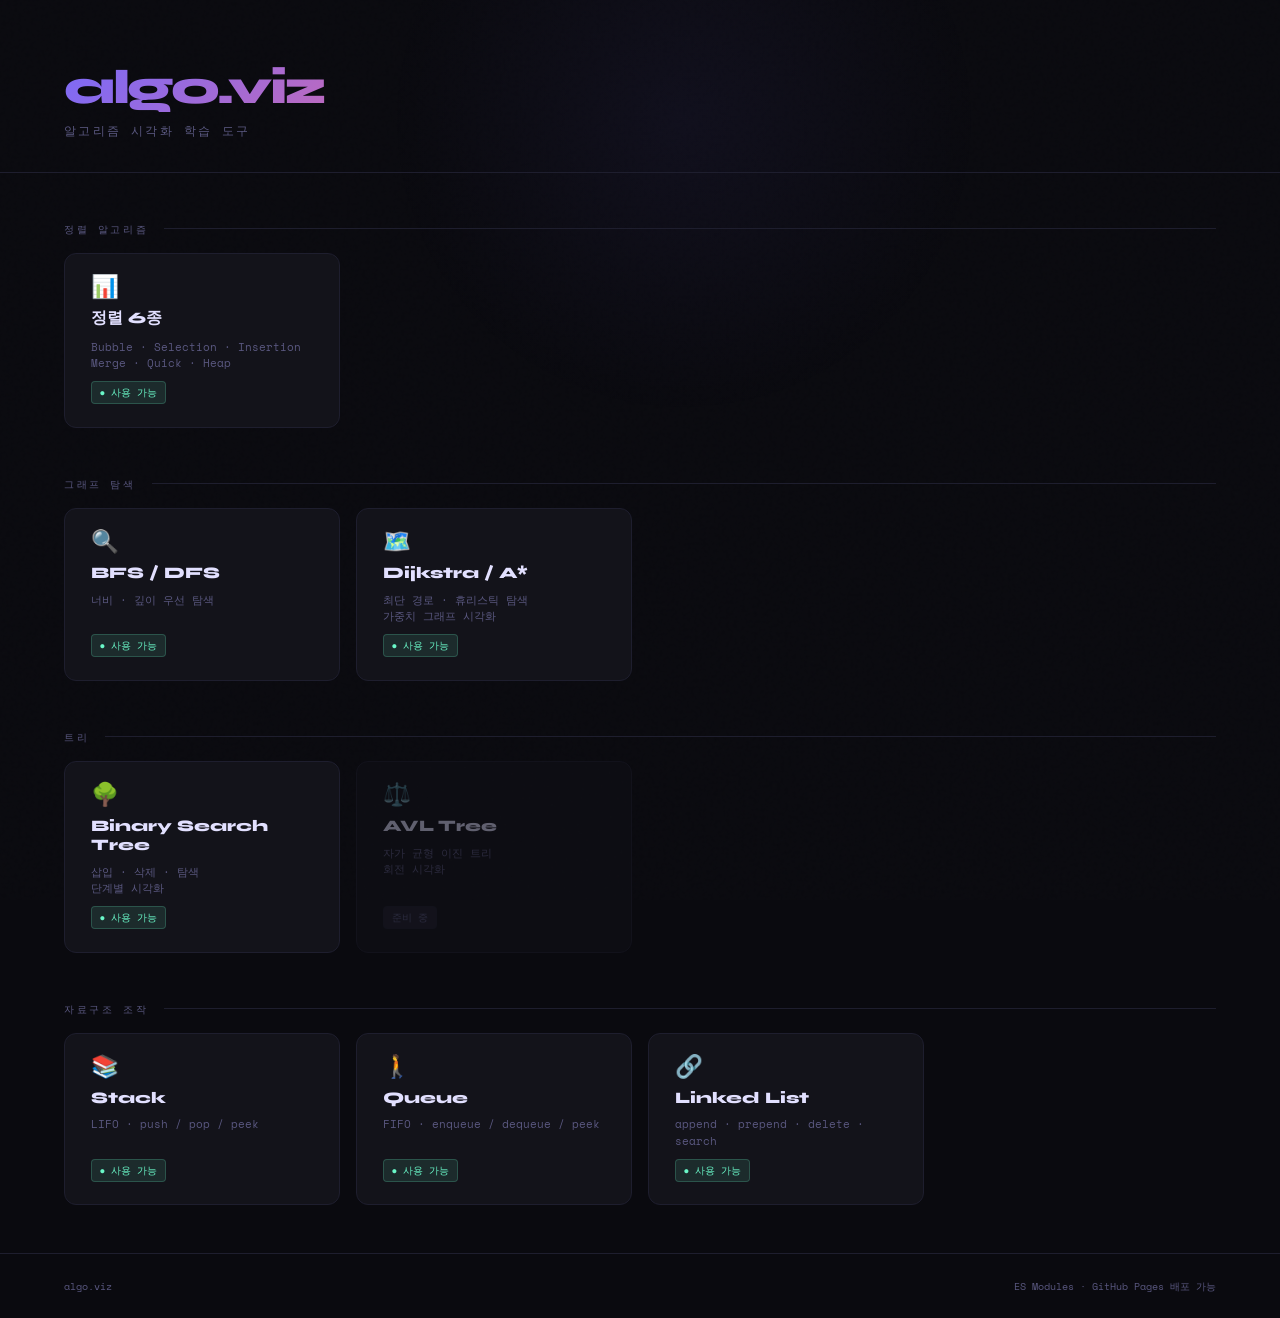
<file: index.html>
<!DOCTYPE html>
<html lang="ko">
<head>
  <meta charset="UTF-8" />
  <meta name="viewport" content="width=device-width, initial-scale=1.0" />
  <title>algo.viz</title>
  <link href="https://fonts.googleapis.com/css2?family=Space+Mono:wght@400;700&family=Syne:wght@400;700;800&display=swap" rel="stylesheet" />
  <style>
    :root {
      --bg:#0a0a0f; --surface:#13131a; --border:#1e1e2e;
      --text:#e2e0ff; --muted:#5a5880;
      --accent:#7c6af7; --accent2:#f76a8c; --accent3:#6af7c8; --accent4:#f7c96a;
    }
    *{box-sizing:border-box;margin:0;padding:0;}
    body{background:var(--bg);color:var(--text);font-family:'Syne',sans-serif;min-height:100vh;display:flex;flex-direction:column;}
    body::before{content:'';position:fixed;inset:0;background-image:url("data:image/svg+xml,%3Csvg viewBox='0 0 256 256' xmlns='http://www.w3.org/2000/svg'%3E%3Cfilter id='n'%3E%3CfeTurbulence type='fractalNoise' baseFrequency='0.9' numOctaves='4' stitchTiles='stitch'/%3E%3C/filter%3E%3Crect width='100%25' height='100%25' filter='url(%23n)' opacity='0.04'/%3E%3C/svg%3E");pointer-events:none;z-index:0;opacity:0.4;}
    body::after{content:'';position:fixed;top:-20%;left:30%;width:600px;height:600px;background:radial-gradient(circle,rgba(124,106,247,0.06) 0%,transparent 70%);pointer-events:none;z-index:0;}
    header{position:relative;z-index:1;padding:4rem 4rem 2rem;border-bottom:1px solid var(--border);}
    .logo{font-size:3rem;font-weight:800;letter-spacing:-0.05em;background:linear-gradient(135deg,var(--accent),var(--accent2),var(--accent3));-webkit-background-clip:text;-webkit-text-fill-color:transparent;line-height:1;margin-bottom:0.6rem;}
    .tagline{font-family:'Space Mono',monospace;font-size:0.75rem;color:var(--muted);letter-spacing:0.2em;text-transform:uppercase;}
    main{position:relative;z-index:1;flex:1;padding:3rem 4rem;display:flex;flex-direction:column;gap:3rem;}
    .category{display:flex;flex-direction:column;gap:1rem;}
    .cat-header{display:flex;align-items:center;gap:1rem;}
    .cat-label{font-family:'Space Mono',monospace;font-size:0.65rem;letter-spacing:0.25em;text-transform:uppercase;color:var(--muted);}
    .cat-line{flex:1;height:1px;background:var(--border);}
    .card-grid{display:grid;grid-template-columns:repeat(auto-fill,minmax(220px,1fr));gap:1rem;}
    .card{background:var(--surface);border:1px solid var(--border);border-radius:12px;padding:1.4rem 1.6rem;text-decoration:none;color:inherit;display:flex;flex-direction:column;gap:0.6rem;transition:all 0.2s;position:relative;overflow:hidden;}
    .card::before{content:'';position:absolute;top:0;left:0;right:0;height:2px;background:var(--card-accent,var(--accent));opacity:0;transition:opacity 0.2s;}
    .card:hover{border-color:rgba(124,106,247,0.35);transform:translateY(-2px);box-shadow:0 8px 32px rgba(0,0,0,0.3);}
    .card:hover::before{opacity:1;}
    .card.soon{opacity:0.4;cursor:not-allowed;pointer-events:none;}
    .card-icon{font-size:1.4rem;line-height:1;}
    .card-name{font-weight:800;font-size:1rem;color:var(--text);}
    .card-desc{font-family:'Space Mono',monospace;font-size:0.68rem;color:var(--muted);line-height:1.5;}
    .card-badge{display:inline-flex;align-items:center;gap:0.3rem;font-family:'Space Mono',monospace;font-size:0.6rem;padding:0.2rem 0.5rem;border-radius:4px;align-self:flex-start;margin-top:auto;}
    .badge-ready{background:rgba(106,247,200,0.1);color:var(--accent3);border:1px solid rgba(106,247,200,0.2);}
    .badge-soon{background:rgba(90,88,128,0.2);color:var(--muted);border:1px solid var(--border);}
    footer{position:relative;z-index:1;padding:1.5rem 4rem;border-top:1px solid var(--border);font-family:'Space Mono',monospace;font-size:0.65rem;color:var(--muted);display:flex;justify-content:space-between;}
    @media(max-width:600px){header,main,footer{padding-left:1.5rem;padding-right:1.5rem;}.logo{font-size:2rem;}.card-grid{grid-template-columns:1fr 1fr;}}
  </style>
</head>
<body>
<header>
  <div class="logo">algo.viz</div>
  <div class="tagline">알고리즘 시각화 학습 도구</div>
</header>
<main>
  <div class="category">
    <div class="cat-header"><div class="cat-label">정렬 알고리즘</div><div class="cat-line"></div></div>
    <div class="card-grid">
      <a class="card" href="sort.html" style="--card-accent:var(--accent)">
        <div class="card-icon">📊</div>
        <div class="card-name">정렬 6종</div>
        <div class="card-desc">Bubble · Selection · Insertion<br>Merge · Quick · Heap</div>
        <div class="card-badge badge-ready">● 사용 가능</div>
      </a>
    </div>
  </div>

  <div class="category">
    <div class="cat-header"><div class="cat-label">그래프 탐색</div><div class="cat-line"></div></div>
    <div class="card-grid">
      <a class="card" href="graph-traversal.html" style="--card-accent:var(--accent2)">
        <div class="card-icon">🔍</div>
        <div class="card-name">BFS / DFS</div>
        <div class="card-desc">너비 · 깊이 우선 탐색</div>
        <div class="card-badge badge-ready">● 사용 가능</div>
      </a>
      <a class="card" href="graph-pathfinding.html" style="--card-accent:var(--accent2)">
        <div class="card-icon">🗺️</div>
        <div class="card-name">Dijkstra / A*</div>
        <div class="card-desc">최단 경로 · 휴리스틱 탐색<br>가중치 그래프 시각화</div>
        <div class="card-badge badge-ready">● 사용 가능</div>
      </a>
    </div>
  </div>

  <div class="category">
    <div class="cat-header"><div class="cat-label">트리</div><div class="cat-line"></div></div>
    <div class="card-grid">
      <a class="card" href="tree.html" style="--card-accent:var(--accent3)">
        <div class="card-icon">🌳</div>
        <div class="card-name">Binary Search Tree</div>
        <div class="card-desc">삽입 · 삭제 · 탐색<br>단계별 시각화</div>
        <div class="card-badge badge-ready">● 사용 가능</div>
      </a>
      <div class="card soon" style="--card-accent:var(--accent3)">
        <div class="card-icon">⚖️</div>
        <div class="card-name">AVL Tree</div>
        <div class="card-desc">자가 균형 이진 트리<br>회전 시각화</div>
        <div class="card-badge badge-soon">준비 중</div>
      </div>
    </div>
  </div>

  <div class="category">
    <div class="cat-header"><div class="cat-label">자료구조 조작</div><div class="cat-line"></div></div>
    <div class="card-grid">
      <a class="card" href="stack.html" style="--card-accent:var(--accent4)">
        <div class="card-icon">📚</div><div class="card-name">Stack</div>
        <div class="card-desc">LIFO · push / pop / peek</div>
        <div class="card-badge badge-ready">● 사용 가능</div>
      </a>
      <a class="card" href="queue.html" style="--card-accent:var(--accent4)">
        <div class="card-icon">🚶</div><div class="card-name">Queue</div>
        <div class="card-desc">FIFO · enqueue / dequeue / peek</div>
        <div class="card-badge badge-ready">● 사용 가능</div>
      </a>
      <a class="card" href="linkedlist.html" style="--card-accent:var(--accent4)">
        <div class="card-icon">🔗</div><div class="card-name">Linked List</div>
        <div class="card-desc">append · prepend · delete · search</div>
        <div class="card-badge badge-ready">● 사용 가능</div>
      </a>
    </div>
  </div>
</main>
<footer>
  <span>algo.viz</span>
  <span>ES Modules · GitHub Pages 배포 가능</span>
</footer>
</body>
</html>
</file>
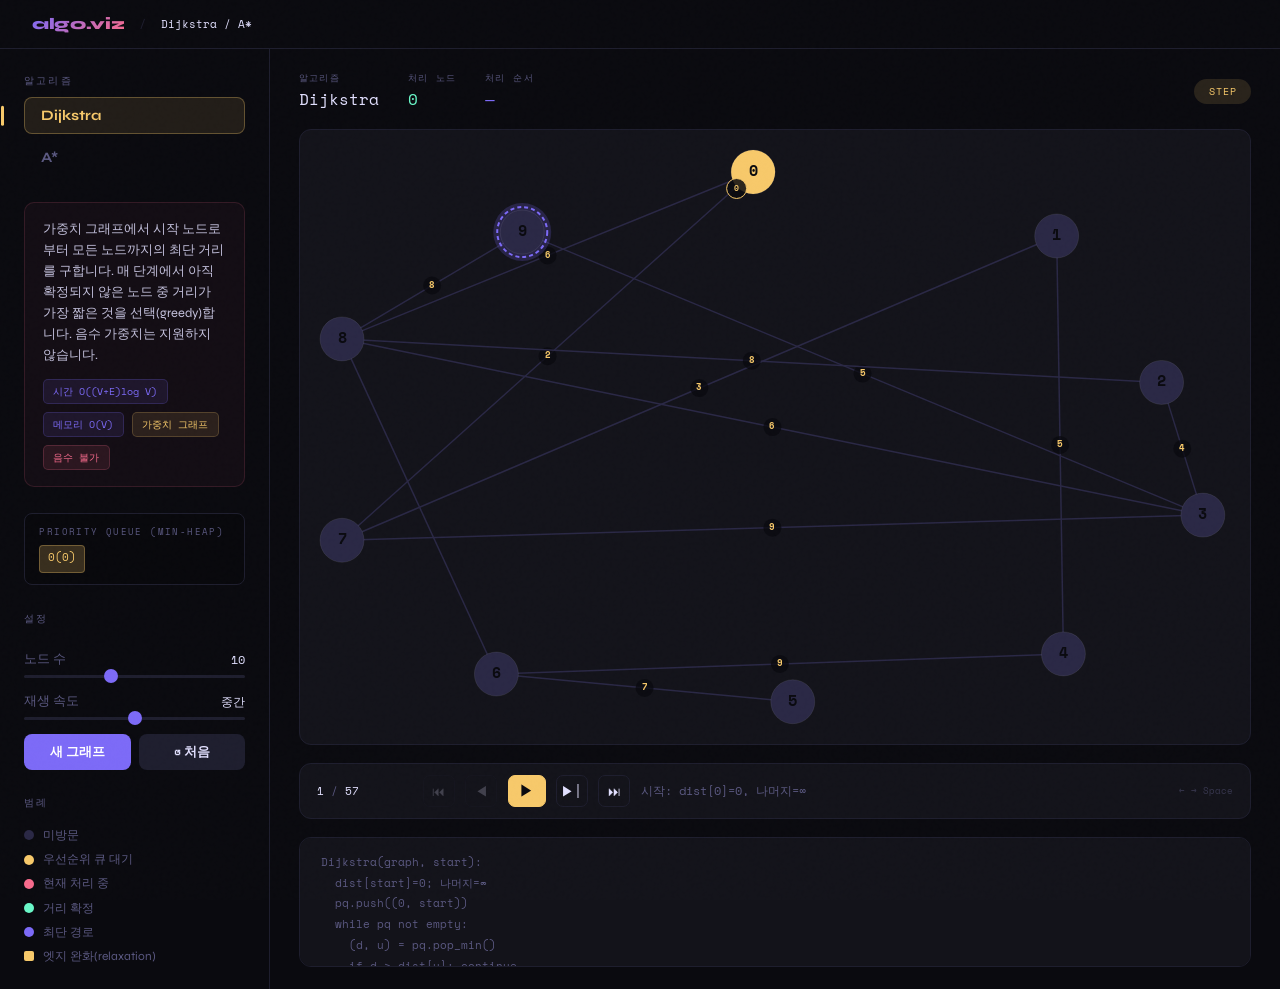
<file: graph-pathfinding.html>
<!DOCTYPE html>
<html lang="ko">
<head>
  <meta charset="UTF-8" />
  <meta name="viewport" content="width=device-width, initial-scale=1.0" />
  <title>Dijkstra / A* — algo.viz</title>
  <link href="https://fonts.googleapis.com/css2?family=Space+Mono:wght@400;700&family=Syne:wght@400;700;800&display=swap" rel="stylesheet" />
  <link rel="stylesheet" href="src/common/styles.css" />
  <style>
    .av-algo-btn.active {
      color: var(--accent4);
      background: rgba(247,201,106,0.1);
      border-color: rgba(247,201,106,0.3);
    }
    .av-algo-btn.active::before { background: var(--accent4); }
    .av-step-btn--play { background: var(--accent4); border-color: var(--accent4); color: #0a0a0f; }
    .av-step-btn--play:hover:not(:disabled) { filter: brightness(0.88) !important; }
    .canvas-wrap {
      flex: 1; background: var(--surface);
      border: 1px solid var(--border); border-radius: 12px;
      overflow: hidden; position: relative; min-height: 320px;
    }
    canvas { width:100%; height:100%; display:block; }
    .goal-row {
      display: flex; align-items: center; gap: 0.6rem;
      font-family: 'Space Mono', monospace; font-size: 0.72rem; color: var(--muted);
    }
    .goal-row select {
      background: var(--border); color: var(--text);
      border: 1px solid var(--border); border-radius: 6px;
      font-family: 'Space Mono', monospace; font-size: 0.72rem;
      padding: 0.25rem 0.5rem; cursor: pointer; outline: none;
    }
    .goal-row.hidden { display: none; }
    .ds-panel {
      background: rgba(0,0,0,0.2); border: 1px solid var(--border);
      border-radius: 8px; padding: 0.7rem 0.9rem;
      display: flex; flex-direction: column; gap: 0.45rem;
    }
    .ds-label { font-family:'Space Mono',monospace; font-size:0.58rem; letter-spacing:0.15em; text-transform:uppercase; color:var(--muted); }
    .ds-items { display:flex; flex-wrap:wrap; gap:0.35rem; min-height:28px; }
    .ds-item {
      font-family:'Space Mono',monospace; font-size:0.68rem;
      background:var(--border); color:var(--text);
      padding:0.2rem 0.5rem; border-radius:4px;
      border:1px solid rgba(255,255,255,0.06);
    }
    .ds-item.head { background:rgba(247,201,106,0.2); color:var(--accent4); border-color:rgba(247,201,106,0.3); }
  </style>
</head>
<body>
<nav class="av-nav">
  <a href="index.html" class="av-nav__logo">algo.viz</a>
  <span class="av-nav__sep">/</span>
  <span class="av-nav__page">Dijkstra / A*</span>
</nav>

<div class="av-layout">
  <aside class="av-sidebar">
    <div>
      <div class="av-section-label">알고리즘</div>
      <div class="av-algo-list" id="algoList">
        <button class="av-algo-btn active" data-algo="dijkstra">Dijkstra</button>
        <button class="av-algo-btn" data-algo="astar">A*</button>
      </div>
    </div>

    <div class="av-info-panel av-info-panel--graph" id="infoPanel">
      <div class="av-algo-desc" id="algoDesc"></div>
      <div class="av-meta-row" id="metaRow"></div>
    </div>

    <div class="ds-panel">
      <div class="ds-label" id="dsLabel">Priority Queue</div>
      <div class="ds-items" id="dsItems"></div>
    </div>

    <div class="av-controls">
      <div class="av-section-label">설정</div>
      <div class="av-slider-wrap">
        <label>노드 수 <span id="nodeVal">10</span></label>
        <input type="range" id="nodeSlider" min="5" max="18" value="10" />
      </div>
      <div class="goal-row hidden" id="goalRow">
        <span>목표 노드</span>
        <select id="goalSelect"></select>
      </div>
      <div class="av-slider-wrap">
        <label>재생 속도 <span id="speedVal">중간</span></label>
        <input type="range" id="speedSlider" min="1" max="5" value="3" />
      </div>
      <div class="av-btn-row">
        <button class="av-btn av-btn--primary" id="generateBtn">새 그래프</button>
        <button class="av-btn av-btn--secondary" id="resetBtn">↺ 처음</button>
      </div>
    </div>

    <div class="av-legend">
      <div class="av-section-label">범례</div>
      <div class="av-legend-item"><div class="av-legend-dot av-legend-dot--circle" style="background:#2a2845"></div>미방문</div>
      <div class="av-legend-item"><div class="av-legend-dot av-legend-dot--circle" style="background:#f7c96a"></div>우선순위 큐 대기</div>
      <div class="av-legend-item"><div class="av-legend-dot av-legend-dot--circle" style="background:#f76a8c"></div>현재 처리 중</div>
      <div class="av-legend-item"><div class="av-legend-dot av-legend-dot--circle" style="background:#6af7c8"></div>거리 확정</div>
      <div class="av-legend-item"><div class="av-legend-dot av-legend-dot--circle" style="background:#7c6af7"></div>최단 경로</div>
      <div class="av-legend-item"><div class="av-legend-dot" style="background:#f7c96a;border-radius:2px"></div>엣지 완화(relaxation)</div>
    </div>
  </aside>

  <main class="av-main">
    <div class="av-stats-bar">
      <div class="av-stat">
        <div class="av-stat__label">알고리즘</div>
        <div class="av-stat__value" id="algoName">Dijkstra</div>
      </div>
      <div class="av-stat">
        <div class="av-stat__label">처리 노드</div>
        <div class="av-stat__value av-stat__value--teal" id="visitedCount">0</div>
      </div>
      <div class="av-stat">
        <div class="av-stat__label">처리 순서</div>
        <div class="av-stat__value av-stat__value--purple" id="orderStr">—</div>
      </div>
      <div class="av-status av-status--idle" id="statusBadge">IDLE</div>
    </div>

    <div class="canvas-wrap" id="canvasWrap">
      <canvas id="graphCanvas"></canvas>
    </div>

    <div class="av-step-bar">
      <div class="av-step-bar__counter"><span id="stepCur">0</span> / <span id="stepTot">0</span></div>
      <button class="av-step-btn" id="firstBtn" disabled>⏮</button>
      <button class="av-step-btn" id="prevBtn"  disabled>◀</button>
      <button class="av-step-btn av-step-btn--play" id="playBtn" disabled>▶</button>
      <button class="av-step-btn" id="nextBtn"  disabled>▶|</button>
      <button class="av-step-btn" id="lastBtn"  disabled>⏭</button>
      <div class="av-step-bar__desc" id="stepDesc">새 그래프를 생성하세요</div>
      <div class="av-step-bar__kbd">← → Space</div>
    </div>

    <div class="av-code-panel"><pre id="pseudoCode"></pre></div>
  </main>
</div>

<script type="module" src="src/graph/pathfinding.js"></script>
</body>
</html>
</file>
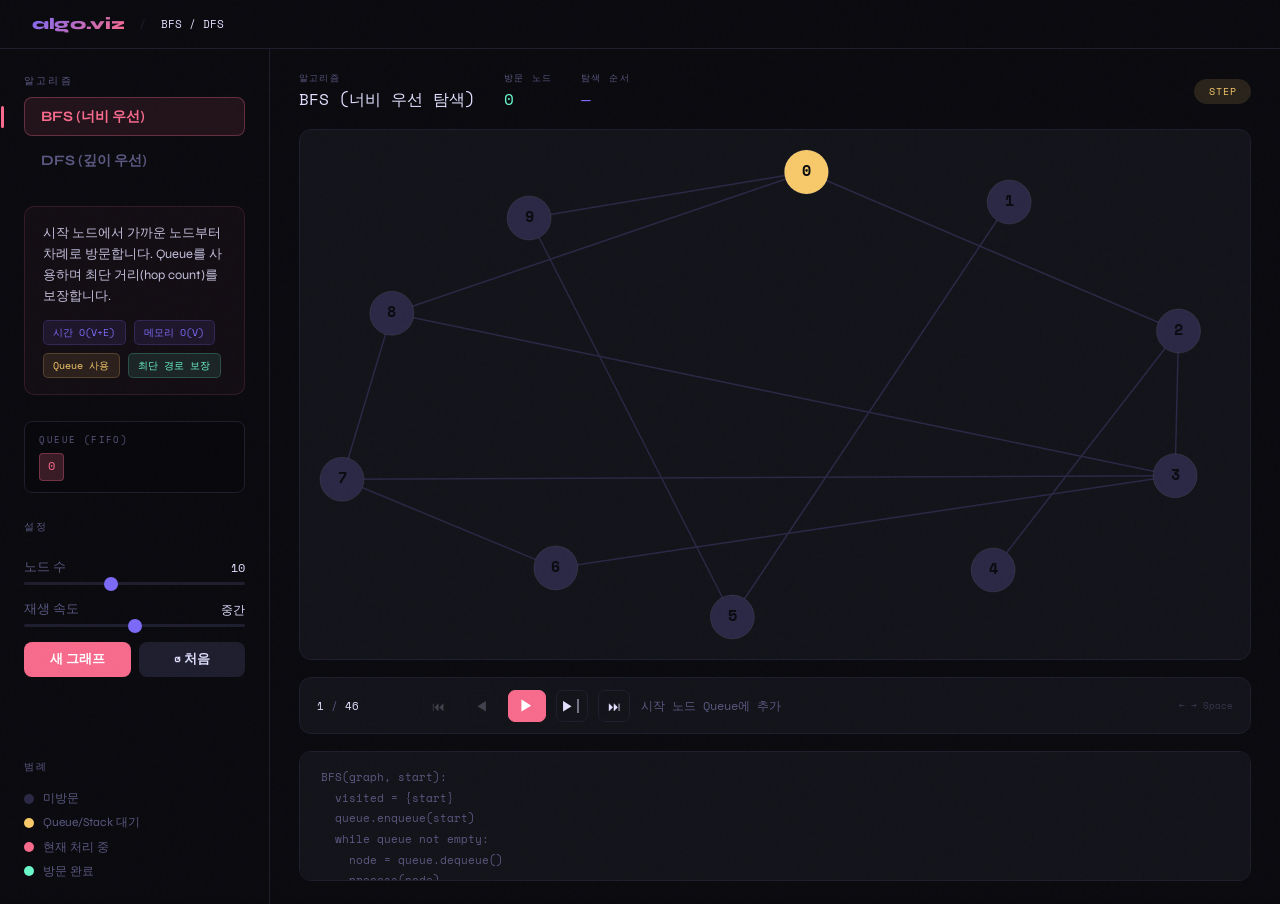
<file: graph-traversal.html>
<!DOCTYPE html>
<html lang="ko">
<head>
  <meta charset="UTF-8" />
  <meta name="viewport" content="width=device-width, initial-scale=1.0" />
  <title>BFS / DFS — algo.viz</title>
  <link href="https://fonts.googleapis.com/css2?family=Space+Mono:wght@400;700&family=Syne:wght@400;700;800&display=swap" rel="stylesheet" />
  <link rel="stylesheet" href="src/common/styles.css" />
  <style>
    .av-algo-btn.active {
      color: var(--accent2);
      background: rgba(247,106,140,0.1);
      border-color: rgba(247,106,140,0.3);
    }
    .av-algo-btn.active::before { background: var(--accent2); }
    .av-step-btn--play { background: var(--accent2); border-color: var(--accent2); }
    .av-step-btn--play:hover:not(:disabled) { background: #e0506e !important; border-color: #e0506e !important; }
    .canvas-wrap {
      flex: 1; background: var(--surface);
      border: 1px solid var(--border); border-radius: 12px;
      overflow: hidden; position: relative; min-height: 320px;
    }
    canvas { width:100%; height:100%; display:block; }
    .ds-panel {
      background: rgba(0,0,0,0.2); border: 1px solid var(--border);
      border-radius: 8px; padding: 0.7rem 0.9rem;
      display: flex; flex-direction: column; gap: 0.45rem;
    }
    .ds-label { font-family:'Space Mono',monospace; font-size:0.58rem; letter-spacing:0.15em; text-transform:uppercase; color:var(--muted); }
    .ds-items { display:flex; flex-wrap:wrap; gap:0.35rem; min-height:28px; }
    .ds-item {
      font-family:'Space Mono',monospace; font-size:0.72rem;
      background:var(--border); color:var(--text);
      padding:0.2rem 0.5rem; border-radius:4px;
      border:1px solid rgba(255,255,255,0.06);
    }
    .ds-item.head { background:rgba(247,106,140,0.2); color:var(--accent2); border-color:rgba(247,106,140,0.3); }
  </style>
</head>
<body>
<nav class="av-nav">
  <a href="index.html" class="av-nav__logo">algo.viz</a>
  <span class="av-nav__sep">/</span>
  <span class="av-nav__page">BFS / DFS</span>
</nav>

<div class="av-layout">
  <aside class="av-sidebar">
    <div>
      <div class="av-section-label">알고리즘</div>
      <div class="av-algo-list" id="algoList">
        <button class="av-algo-btn active" data-algo="bfs">BFS (너비 우선)</button>
        <button class="av-algo-btn" data-algo="dfs">DFS (깊이 우선)</button>
      </div>
    </div>

    <div class="av-info-panel av-info-panel--graph" id="infoPanel">
      <div class="av-algo-desc" id="algoDesc"></div>
      <div class="av-meta-row" id="metaRow"></div>
    </div>

    <div class="ds-panel">
      <div class="ds-label" id="dsLabel">Queue</div>
      <div class="ds-items" id="dsItems"></div>
    </div>

    <div class="av-controls">
      <div class="av-section-label">설정</div>
      <div class="av-slider-wrap">
        <label>노드 수 <span id="nodeVal">10</span></label>
        <input type="range" id="nodeSlider" min="5" max="18" value="10" />
      </div>
      <div class="av-slider-wrap">
        <label>재생 속도 <span id="speedVal">중간</span></label>
        <input type="range" id="speedSlider" min="1" max="5" value="3" />
      </div>
      <div class="av-btn-row">
        <button class="av-btn av-btn--primary-red" id="generateBtn">새 그래프</button>
        <button class="av-btn av-btn--secondary"   id="resetBtn">↺ 처음</button>
      </div>
    </div>

    <div class="av-legend">
      <div class="av-section-label">범례</div>
      <div class="av-legend-item"><div class="av-legend-dot av-legend-dot--circle" style="background:#2a2845"></div>미방문</div>
      <div class="av-legend-item"><div class="av-legend-dot av-legend-dot--circle" style="background:#f7c96a"></div>Queue/Stack 대기</div>
      <div class="av-legend-item"><div class="av-legend-dot av-legend-dot--circle" style="background:#f76a8c"></div>현재 처리 중</div>
      <div class="av-legend-item"><div class="av-legend-dot av-legend-dot--circle" style="background:#6af7c8"></div>방문 완료</div>
    </div>
  </aside>

  <main class="av-main">
    <div class="av-stats-bar">
      <div class="av-stat">
        <div class="av-stat__label">알고리즘</div>
        <div class="av-stat__value" id="algoName">BFS</div>
      </div>
      <div class="av-stat">
        <div class="av-stat__label">방문 노드</div>
        <div class="av-stat__value av-stat__value--teal" id="visitedCount">0</div>
      </div>
      <div class="av-stat">
        <div class="av-stat__label">탐색 순서</div>
        <div class="av-stat__value av-stat__value--purple" id="orderStr">—</div>
      </div>
      <div class="av-status av-status--idle" id="statusBadge">IDLE</div>
    </div>

    <div class="canvas-wrap" id="canvasWrap">
      <canvas id="graphCanvas"></canvas>
    </div>

    <div class="av-step-bar">
      <div class="av-step-bar__counter"><span id="stepCur">0</span> / <span id="stepTot">0</span></div>
      <button class="av-step-btn" id="firstBtn" disabled>⏮</button>
      <button class="av-step-btn" id="prevBtn"  disabled>◀</button>
      <button class="av-step-btn av-step-btn--play" id="playBtn" disabled>▶</button>
      <button class="av-step-btn" id="nextBtn"  disabled>▶|</button>
      <button class="av-step-btn" id="lastBtn"  disabled>⏭</button>
      <div class="av-step-bar__desc" id="stepDesc">새 그래프를 생성하세요</div>
      <div class="av-step-bar__kbd">← → Space</div>
    </div>

    <div class="av-code-panel"><pre id="pseudoCode"></pre></div>
  </main>
</div>

<script type="module" src="src/graph/traversal.js"></script>
</body>
</html>
</file>
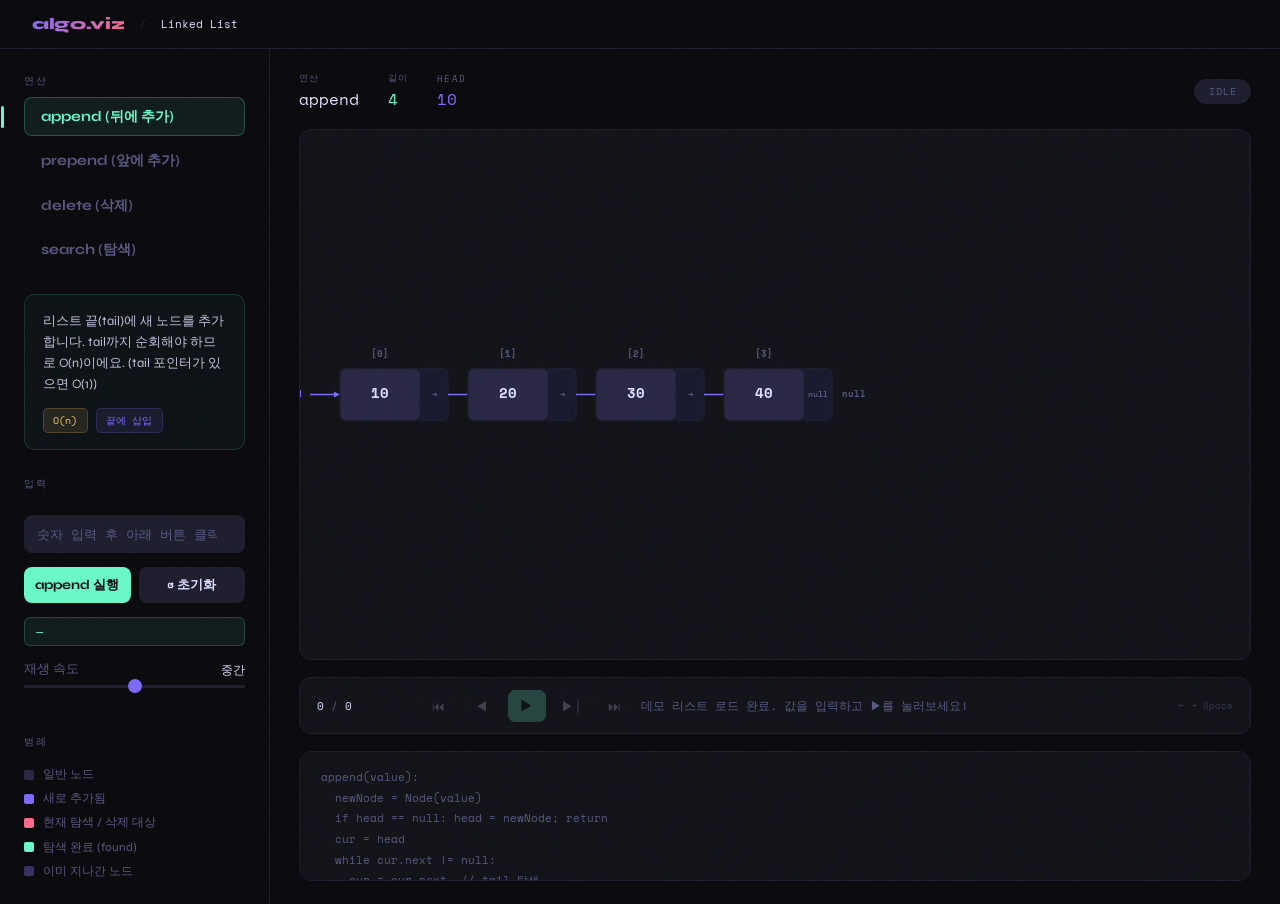
<file: linkedlist.html>
<!DOCTYPE html>
<html lang="ko">
<head>
  <meta charset="UTF-8" />
  <meta name="viewport" content="width=device-width, initial-scale=1.0" />
  <title>Linked List — algo.viz</title>
  <link href="https://fonts.googleapis.com/css2?family=Space+Mono:wght@400;700&family=Syne:wght@400;700;800&display=swap" rel="stylesheet" />
  <link rel="stylesheet" href="src/common/styles.css" />
  <style>
    .av-algo-btn.active { color:var(--accent3); background:rgba(106,247,200,0.08); border-color:rgba(106,247,200,0.25); }
    .av-algo-btn.active::before { background:var(--accent3); }
    .av-step-btn--play { background:var(--accent3); border-color:var(--accent3); color:#0a0a0f; }
    .av-step-btn--play:hover:not(:disabled) { filter:brightness(0.88) !important; }
    .canvas-wrap { flex:1; background:var(--surface); border:1px solid var(--border); border-radius:12px; overflow:hidden; min-height:280px; }
    canvas { width:100%; height:100%; display:block; }
    .av-input { background:var(--border); color:var(--text); border:1px solid var(--border); border-radius:8px; font-family:'Space Mono',monospace; font-size:0.82rem; padding:0.5rem 0.75rem; outline:none; width:100%; transition:border-color 0.15s; }
    .av-input:focus { border-color:var(--accent3); }
    .av-input::placeholder { color:var(--muted); }
    .av-btn--icon { flex:none; width:38px; height:36px; background:var(--border); color:var(--text); border:1px solid var(--border); border-radius:8px; font-size:1rem; cursor:pointer; display:flex; align-items:center; justify-content:center; transition:all 0.15s; }
    .av-btn--icon:hover { background:#252535; }
    .input-row { display:flex; gap:0.5rem; align-items:center; }
    .result-chip { font-family:'Space Mono',monospace; font-size:0.75rem; color:var(--accent3); background:rgba(106,247,200,0.08); border:1px solid rgba(106,247,200,0.2); border-radius:6px; padding:0.3rem 0.7rem; min-height:28px; display:flex; align-items:center; }
  </style>
</head>
<body>
<nav class="av-nav">
  <a href="index.html" class="av-nav__logo">algo.viz</a>
  <span class="av-nav__sep">/</span>
  <span class="av-nav__page">Linked List</span>
</nav>
<div class="av-layout">
  <aside class="av-sidebar">
    <div>
      <div class="av-section-label">연산</div>
      <div class="av-algo-list" id="algoList">
        <button class="av-algo-btn active" data-algo="append">append (뒤에 추가)</button>
        <button class="av-algo-btn" data-algo="prepend">prepend (앞에 추가)</button>
        <button class="av-algo-btn" data-algo="delete">delete (삭제)</button>
        <button class="av-algo-btn" data-algo="search">search (탐색)</button>
      </div>
    </div>

    <div class="av-info-panel av-info-panel--tree" id="infoPanel">
      <div class="av-algo-desc" id="algoDesc"></div>
      <div class="av-meta-row" id="metaRow"></div>
    </div>

    <div class="av-controls">
      <div class="av-section-label">입력</div>
      <input class="av-input" type="number" id="valueInput" placeholder="숫자 입력 후 아래 버튼 클릭..." />
      <div class="av-btn-row">
        <button class="av-btn av-btn--primary-teal" id="actionBtn">append 실행</button>
        <button class="av-btn av-btn--secondary" id="clearBtn">↺ 초기화</button>
      </div>
      <div class="result-chip" id="resultChip">—</div>
      <div class="av-slider-wrap">
        <label>재생 속도 <span id="speedVal">중간</span></label>
        <input type="range" id="speedSlider" min="1" max="5" value="3" />
      </div>
    </div>

    <div class="av-legend">
      <div class="av-section-label">범례</div>
      <div class="av-legend-item"><div class="av-legend-dot" style="background:#2a2845"></div>일반 노드</div>
      <div class="av-legend-item"><div class="av-legend-dot" style="background:#7c6af7"></div>새로 추가됨</div>
      <div class="av-legend-item"><div class="av-legend-dot" style="background:#f76a8c"></div>현재 탐색 / 삭제 대상</div>
      <div class="av-legend-item"><div class="av-legend-dot" style="background:#6af7c8"></div>탐색 완료 (found)</div>
      <div class="av-legend-item"><div class="av-legend-dot" style="background:#3a3060"></div>이미 지나간 노드</div>
    </div>
  </aside>

  <main class="av-main">
    <div class="av-stats-bar">
      <div class="av-stat"><div class="av-stat__label">연산</div><div class="av-stat__value" id="opName">append</div></div>
      <div class="av-stat"><div class="av-stat__label">길이</div><div class="av-stat__value av-stat__value--teal" id="sizeVal">0</div></div>
      <div class="av-stat"><div class="av-stat__label">head</div><div class="av-stat__value av-stat__value--purple" id="headVal">—</div></div>
      <div class="av-status av-status--idle" id="statusBadge">IDLE</div>
    </div>
    <div class="canvas-wrap" id="canvasWrap"><canvas id="dsCanvas"></canvas></div>
    <div class="av-step-bar">
      <div class="av-step-bar__counter"><span id="stepCur">0</span> / <span id="stepTot">0</span></div>
      <button class="av-step-btn" id="firstBtn" disabled>⏮</button>
      <button class="av-step-btn" id="prevBtn"  disabled>◀</button>
      <button class="av-step-btn av-step-btn--play" id="playBtn" disabled>▶</button>
      <button class="av-step-btn" id="nextBtn"  disabled>▶|</button>
      <button class="av-step-btn" id="lastBtn"  disabled>⏭</button>
      <div class="av-step-bar__desc" id="stepDesc">연산을 선택하고 값을 입력하세요</div>
      <div class="av-step-bar__kbd">← → Space</div>
    </div>
    <div class="av-code-panel"><pre id="pseudoCode"></pre></div>
  </main>
</div>
<script type="module" src="src/ds/linkedlist.js"></script>
</body>
</html>
</file>
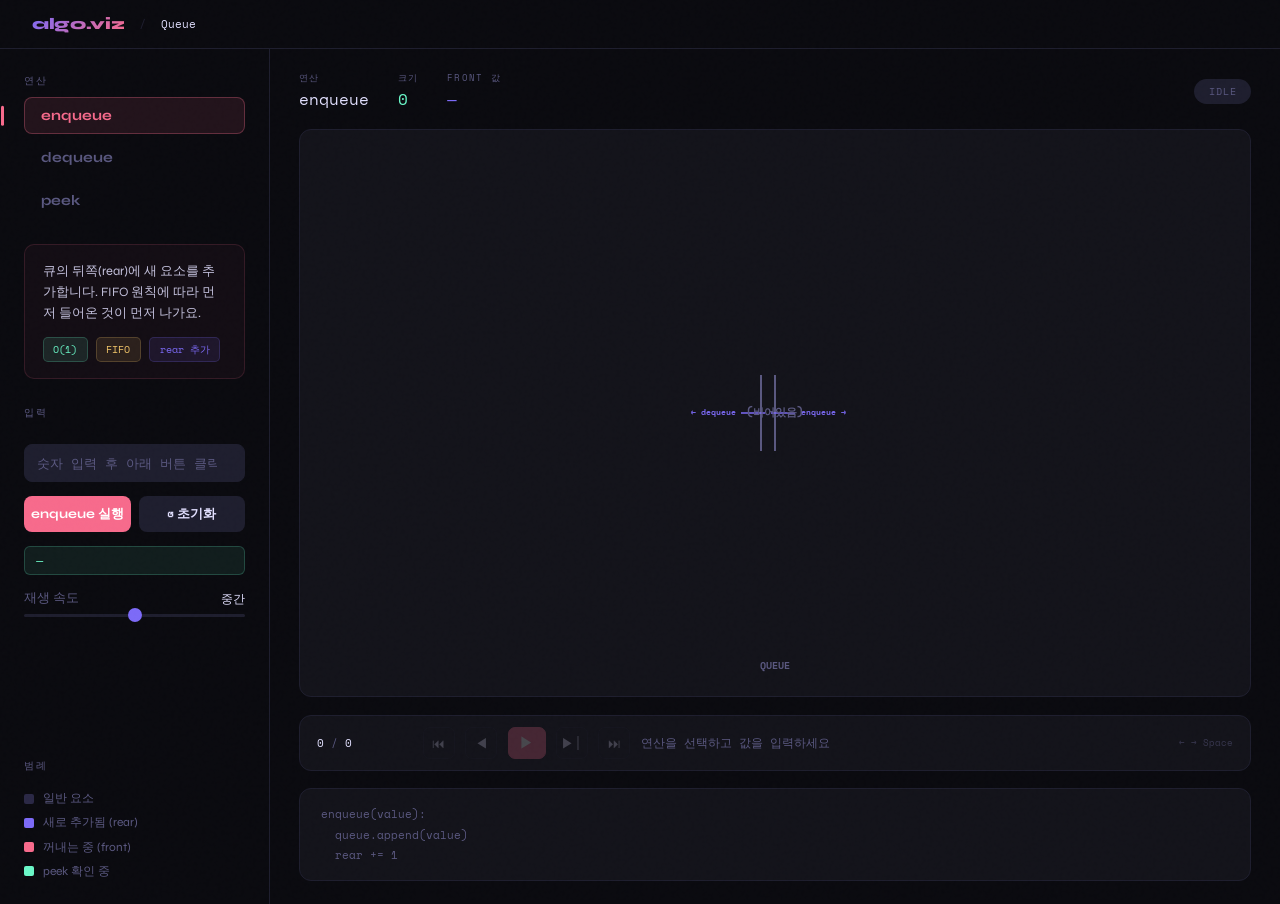
<file: queue.html>
<!DOCTYPE html>
<html lang="ko">
<head>
  <meta charset="UTF-8" />
  <meta name="viewport" content="width=device-width, initial-scale=1.0" />
  <title>Queue — algo.viz</title>
  <link href="https://fonts.googleapis.com/css2?family=Space+Mono:wght@400;700&family=Syne:wght@400;700;800&display=swap" rel="stylesheet" />
  <link rel="stylesheet" href="src/common/styles.css" />
  <style>
    .av-algo-btn.active { color:var(--accent2); background:rgba(247,106,140,0.1); border-color:rgba(247,106,140,0.3); }
    .av-algo-btn.active::before { background:var(--accent2); }
    .av-step-btn--play { background:var(--accent2); border-color:var(--accent2); color:#fff; }
    .av-step-btn--play:hover:not(:disabled) { background:#e0506e !important; border-color:#e0506e !important; }
    .canvas-wrap { flex:1; background:var(--surface); border:1px solid var(--border); border-radius:12px; overflow:hidden; min-height:280px; }
    canvas { width:100%; height:100%; display:block; }
    .av-input { background:var(--border); color:var(--text); border:1px solid var(--border); border-radius:8px; font-family:'Space Mono',monospace; font-size:0.82rem; padding:0.5rem 0.75rem; outline:none; width:100%; transition:border-color 0.15s; }
    .av-input:focus { border-color:var(--accent2); }
    .av-input::placeholder { color:var(--muted); }
    .av-btn--icon { flex:none; width:38px; height:36px; background:var(--border); color:var(--text); border:1px solid var(--border); border-radius:8px; font-size:1rem; cursor:pointer; display:flex; align-items:center; justify-content:center; transition:all 0.15s; }
    .av-btn--icon:hover { background:#252535; }
    .input-row { display:flex; gap:0.5rem; align-items:center; }
    .result-chip { font-family:'Space Mono',monospace; font-size:0.75rem; color:var(--accent3); background:rgba(106,247,200,0.08); border:1px solid rgba(106,247,200,0.2); border-radius:6px; padding:0.3rem 0.7rem; min-height:28px; display:flex; align-items:center; }
  </style>
</head>
<body>
<nav class="av-nav">
  <a href="index.html" class="av-nav__logo">algo.viz</a>
  <span class="av-nav__sep">/</span>
  <span class="av-nav__page">Queue</span>
</nav>
<div class="av-layout">
  <aside class="av-sidebar">
    <div>
      <div class="av-section-label">연산</div>
      <div class="av-algo-list" id="algoList">
        <button class="av-algo-btn active" data-algo="enqueue">enqueue</button>
        <button class="av-algo-btn" data-algo="dequeue">dequeue</button>
        <button class="av-algo-btn" data-algo="peek">peek</button>
      </div>
    </div>

    <div class="av-info-panel av-info-panel--graph" id="infoPanel">
      <div class="av-algo-desc" id="algoDesc"></div>
      <div class="av-meta-row" id="metaRow"></div>
    </div>

    <div class="av-controls">
      <div class="av-section-label">입력</div>
      <input class="av-input" type="number" id="valueInput" placeholder="숫자 입력 후 아래 버튼 클릭..." />
      <div class="av-btn-row">
        <button class="av-btn av-btn--primary-red" id="actionBtn">enqueue 실행</button>
        <button class="av-btn av-btn--secondary" id="clearBtn">↺ 초기화</button>
      </div>
      <div class="result-chip" id="resultChip">—</div>
      <div class="av-slider-wrap">
        <label>재생 속도 <span id="speedVal">중간</span></label>
        <input type="range" id="speedSlider" min="1" max="5" value="3" />
      </div>
    </div>

    <div class="av-legend">
      <div class="av-section-label">범례</div>
      <div class="av-legend-item"><div class="av-legend-dot" style="background:#2a2845"></div>일반 요소</div>
      <div class="av-legend-item"><div class="av-legend-dot" style="background:#7c6af7"></div>새로 추가됨 (rear)</div>
      <div class="av-legend-item"><div class="av-legend-dot" style="background:#f76a8c"></div>꺼내는 중 (front)</div>
      <div class="av-legend-item"><div class="av-legend-dot" style="background:#6af7c8"></div>peek 확인 중</div>
    </div>
  </aside>

  <main class="av-main">
    <div class="av-stats-bar">
      <div class="av-stat"><div class="av-stat__label">연산</div><div class="av-stat__value" id="opName">enqueue</div></div>
      <div class="av-stat"><div class="av-stat__label">크기</div><div class="av-stat__value av-stat__value--teal" id="sizeVal">0</div></div>
      <div class="av-stat"><div class="av-stat__label">front 값</div><div class="av-stat__value av-stat__value--purple" id="frontVal">—</div></div>
      <div class="av-status av-status--idle" id="statusBadge">IDLE</div>
    </div>
    <div class="canvas-wrap" id="canvasWrap"><canvas id="dsCanvas"></canvas></div>
    <div class="av-step-bar">
      <div class="av-step-bar__counter"><span id="stepCur">0</span> / <span id="stepTot">0</span></div>
      <button class="av-step-btn" id="firstBtn" disabled>⏮</button>
      <button class="av-step-btn" id="prevBtn"  disabled>◀</button>
      <button class="av-step-btn av-step-btn--play" id="playBtn" disabled>▶</button>
      <button class="av-step-btn" id="nextBtn"  disabled>▶|</button>
      <button class="av-step-btn" id="lastBtn"  disabled>⏭</button>
      <div class="av-step-bar__desc" id="stepDesc">연산을 선택하고 값을 입력하세요</div>
      <div class="av-step-bar__kbd">← → Space</div>
    </div>
    <div class="av-code-panel"><pre id="pseudoCode"></pre></div>
  </main>
</div>
<script type="module" src="src/ds/queue.js"></script>
</body>
</html>
</file>
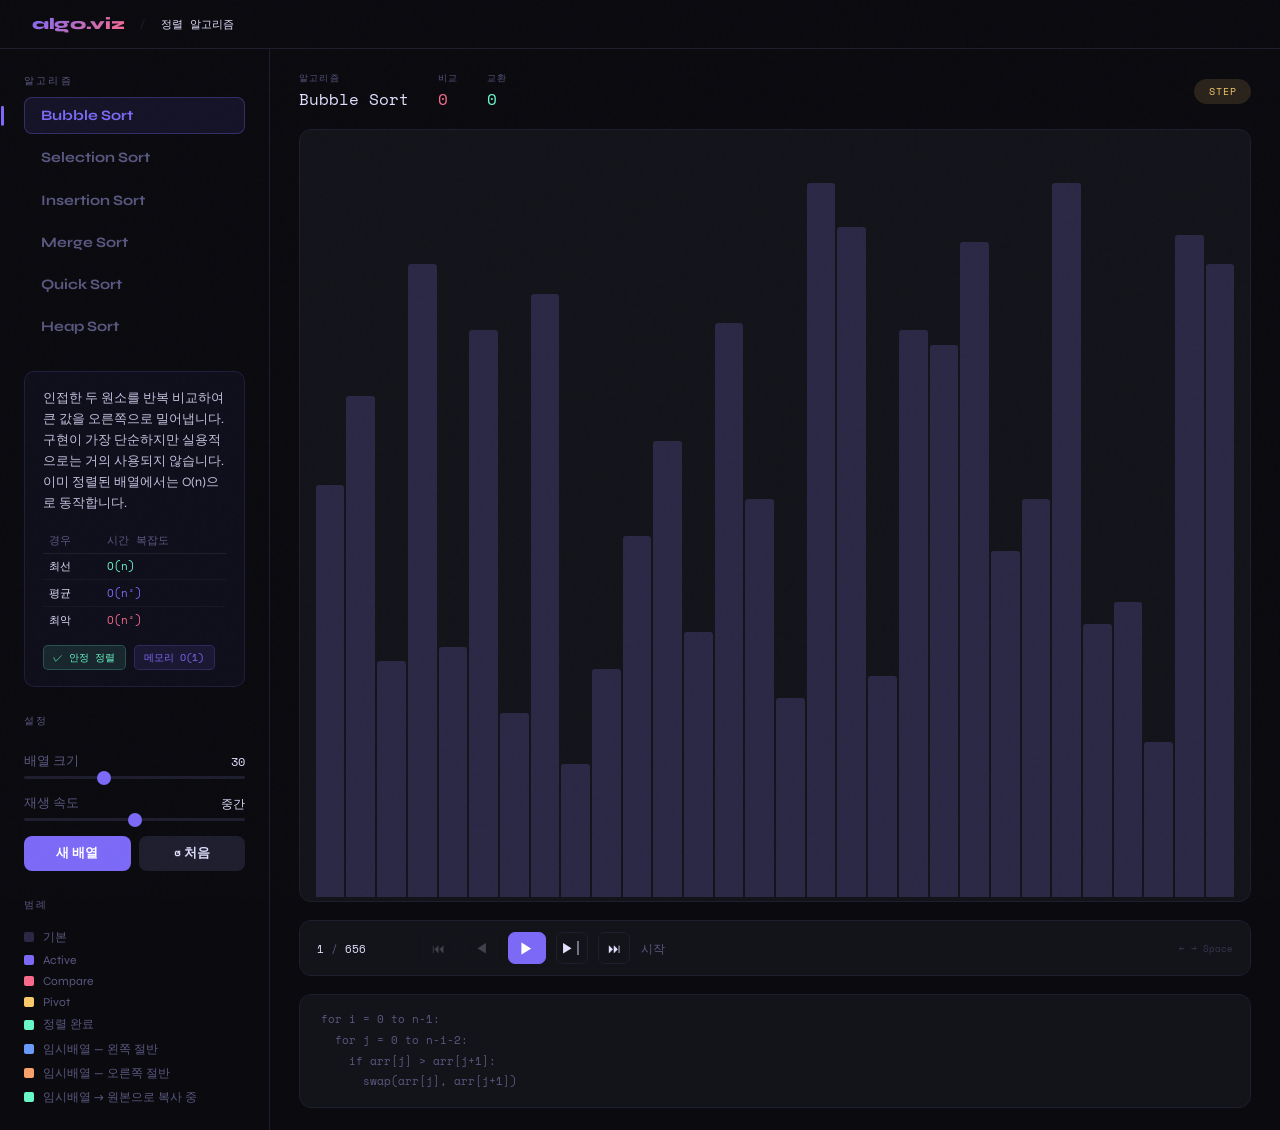
<file: sort.html>
<!DOCTYPE html>
<html lang="ko">
<head>
  <meta charset="UTF-8" />
  <meta name="viewport" content="width=device-width, initial-scale=1.0" />
  <title>정렬 알고리즘 — algo.viz</title>
  <link href="https://fonts.googleapis.com/css2?family=Space+Mono:wght@400;700&family=Syne:wght@400;700;800&display=swap" rel="stylesheet" />
  <link rel="stylesheet" href="src/common/styles.css" />
  <style>
    /* Sort-specific */
    .viz-wrap {
      flex: 1; display: flex; flex-direction: column;
      background: var(--surface); border: 1px solid var(--border);
      border-radius: 12px; overflow: hidden; min-height: 240px;
    }
    .viz-area {
      flex: 1; padding: 1rem 1rem 0.3rem;
      display: flex; align-items: flex-end; gap: 2px; min-height: 190px;
    }
    .bar {
      flex: 1; border-radius: 3px 3px 0 0; min-width: 2px;
      transition: height 0.04s ease, background 0.08s ease;
      background: #2a2845;
    }
    .bar.active      { background: #7c6af7; }
    .bar.compare     { background: #f76a8c; }
    .bar.sorted      { background: #6af7c8; }
    .bar.pivot       { background: #f7c96a; }
    .bar.merge-range { background: #3a3060; }

    .aux-panel {
      display: none; flex-direction: column;
      border-top: 1px dashed var(--border);
      padding: 0.55rem 1rem 0.65rem; gap: 0.35rem;
      background: rgba(106,154,247,0.03);
    }
    .aux-panel.visible { display: flex; }
    .aux-head { display: flex; align-items: center; gap: 0.7rem; }
    .aux-title {
      font-family: 'Space Mono', monospace; font-size: 0.58rem;
      letter-spacing: 0.12em; text-transform: uppercase; color: #6a9af7;
    }
    .aux-sub { font-family: 'Space Mono', monospace; font-size: 0.56rem; color: var(--muted); }
    .aux-bars { display: flex; align-items: flex-end; gap: 2px; height: 65px; }
    .aux-bar {
      flex: 1; border-radius: 3px 3px 0 0; min-width: 2px;
      background: transparent;
      transition: height 0.04s ease, background 0.08s ease;
    }
    .aux-bar.filled       { background: #3a4870; }
    .aux-bar.aux-left     { background: #6a9af7; }
    .aux-bar.aux-right    { background: #f7a06a; }
    .aux-bar.aux-placing  { background: #6af7c8; }
  </style>
</head>
<body>
<nav class="av-nav">
  <a href="index.html" class="av-nav__logo">algo.viz</a>
  <span class="av-nav__sep">/</span>
  <span class="av-nav__page">정렬 알고리즘</span>
</nav>

<div class="av-layout">
  <aside class="av-sidebar">
    <div>
      <div class="av-section-label">알고리즘</div>
      <div class="av-algo-list" id="algoList">
        <button class="av-algo-btn active" data-algo="bubble">Bubble Sort</button>
        <button class="av-algo-btn" data-algo="selection">Selection Sort</button>
        <button class="av-algo-btn" data-algo="insertion">Insertion Sort</button>
        <button class="av-algo-btn" data-algo="merge">Merge Sort</button>
        <button class="av-algo-btn" data-algo="quick">Quick Sort</button>
        <button class="av-algo-btn" data-algo="heap">Heap Sort</button>
      </div>
    </div>

    <div class="av-info-panel" id="infoPanel">
      <div class="av-algo-desc" id="algoDesc"></div>
      <table class="av-complexity-table">
        <thead><tr><th>경우</th><th>시간 복잡도</th></tr></thead>
        <tbody>
          <tr><td>최선</td><td class="tc-best"  id="tcBest">—</td></tr>
          <tr><td>평균</td><td class="tc-avg"   id="tcAvg">—</td></tr>
          <tr><td>최악</td><td class="tc-worst" id="tcWorst">—</td></tr>
        </tbody>
      </table>
      <div class="av-meta-row" id="metaRow"></div>
    </div>

    <div class="av-controls">
      <div class="av-section-label">설정</div>
      <div class="av-slider-wrap">
        <label>배열 크기 <span id="sizeVal">30</span></label>
        <input type="range" id="sizeSlider" min="8" max="70" value="30" />
      </div>
      <div class="av-slider-wrap">
        <label>재생 속도 <span id="speedVal">중간</span></label>
        <input type="range" id="speedSlider" min="1" max="5" value="3" />
      </div>
      <div class="av-btn-row">
        <button class="av-btn av-btn--primary"   id="generateBtn">새 배열</button>
        <button class="av-btn av-btn--secondary" id="resetBtn">↺ 처음</button>
      </div>
    </div>

    <div class="av-legend">
      <div class="av-section-label">범례</div>
      <div class="av-legend-item"><div class="av-legend-dot" style="background:#2a2845"></div>기본</div>
      <div class="av-legend-item"><div class="av-legend-dot" style="background:#7c6af7"></div>Active</div>
      <div class="av-legend-item"><div class="av-legend-dot" style="background:#f76a8c"></div>Compare</div>
      <div class="av-legend-item"><div class="av-legend-dot" style="background:#f7c96a"></div>Pivot</div>
      <div class="av-legend-item"><div class="av-legend-dot" style="background:#6af7c8"></div>정렬 완료</div>
      <div class="av-legend-item"><div class="av-legend-dot" style="background:#6a9af7"></div>임시배열 — 왼쪽 절반</div>
      <div class="av-legend-item"><div class="av-legend-dot" style="background:#f7a06a"></div>임시배열 — 오른쪽 절반</div>
      <div class="av-legend-item"><div class="av-legend-dot" style="background:#6af7c8"></div>임시배열 → 원본으로 복사 중</div>
    </div>
  </aside>

  <main class="av-main">
    <div class="av-stats-bar">
      <div class="av-stat">
        <div class="av-stat__label">알고리즘</div>
        <div class="av-stat__value" id="algoName">Bubble Sort</div>
      </div>
      <div class="av-stat">
        <div class="av-stat__label">비교</div>
        <div class="av-stat__value av-stat__value--pink" id="compCount">0</div>
      </div>
      <div class="av-stat">
        <div class="av-stat__label">교환</div>
        <div class="av-stat__value av-stat__value--teal" id="swapCount">0</div>
      </div>
      <div class="av-status av-status--idle" id="statusBadge">IDLE</div>
    </div>

    <div class="viz-wrap">
      <div class="viz-area"  id="vizArea"></div>
      <div class="aux-panel" id="auxPanel">
        <div class="aux-head">
          <div class="aux-title">Auxiliary Space (임시 배열)</div>
          <div class="aux-sub">왼쪽 · 오른쪽 절반 복사 후 병합</div>
        </div>
        <div class="aux-bars" id="auxBars"></div>
      </div>
    </div>

    <div class="av-step-bar">
      <div class="av-step-bar__counter"><span id="stepCur">0</span> / <span id="stepTot">0</span></div>
      <button class="av-step-btn" id="firstBtn" disabled>⏮</button>
      <button class="av-step-btn" id="prevBtn"  disabled>◀</button>
      <button class="av-step-btn av-step-btn--play" id="playBtn" disabled>▶</button>
      <button class="av-step-btn" id="nextBtn"  disabled>▶|</button>
      <button class="av-step-btn" id="lastBtn"  disabled>⏭</button>
      <div class="av-step-bar__desc" id="stepDesc">알고리즘을 선택하고 배열을 생성하세요</div>
      <div class="av-step-bar__kbd">← → Space</div>
    </div>

    <div class="av-code-panel"><pre id="pseudoCode"></pre></div>
  </main>
</div>

<script type="module" src="src/sort/main.js"></script>
</body>
</html>
</file>
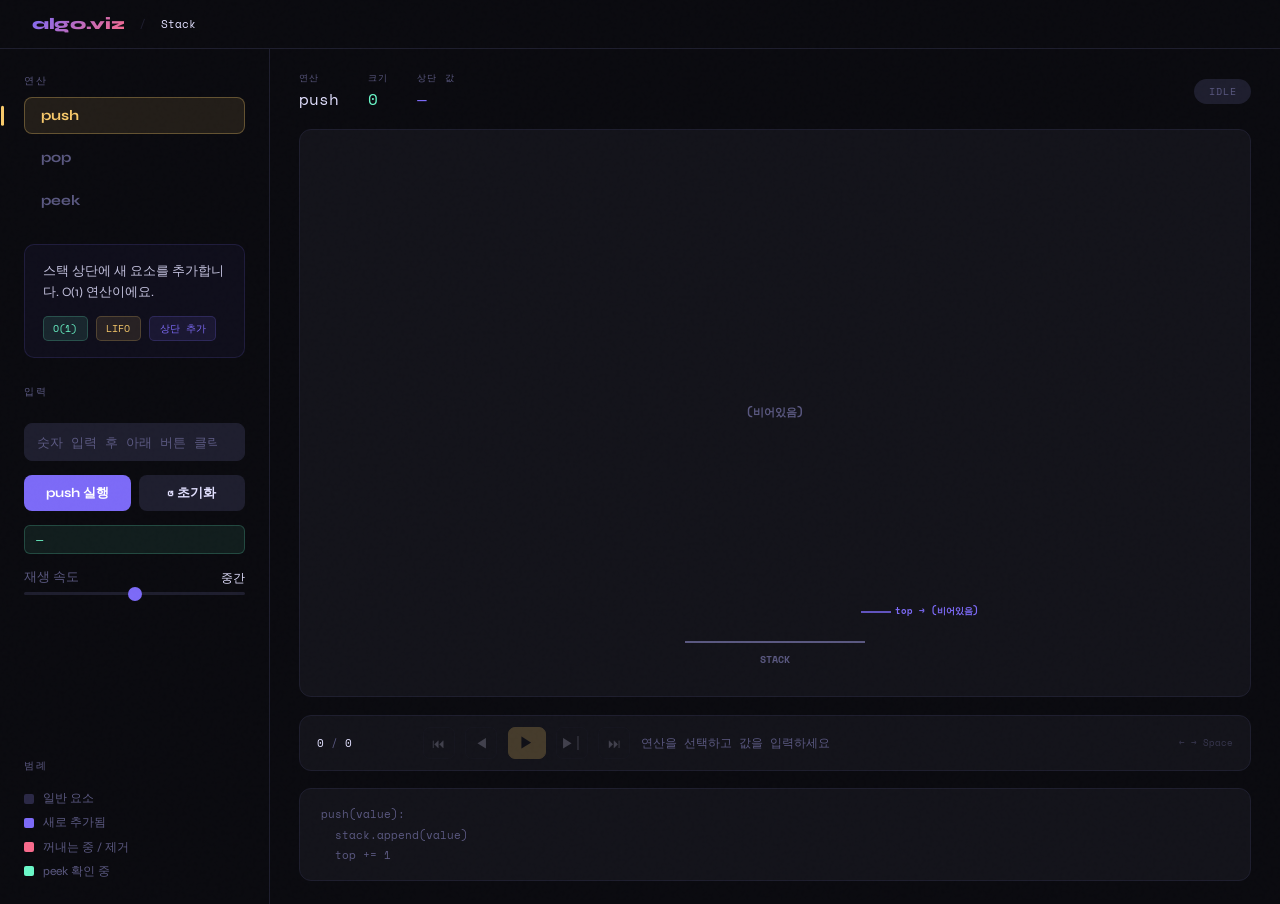
<file: stack.html>
<!DOCTYPE html>
<html lang="ko">
<head>
  <meta charset="UTF-8" />
  <meta name="viewport" content="width=device-width, initial-scale=1.0" />
  <title>Stack — algo.viz</title>
  <link href="https://fonts.googleapis.com/css2?family=Space+Mono:wght@400;700&family=Syne:wght@400;700;800&display=swap" rel="stylesheet" />
  <link rel="stylesheet" href="src/common/styles.css" />
  <style>
    .av-algo-btn.active { color:var(--accent4); background:rgba(247,201,106,0.1); border-color:rgba(247,201,106,0.3); }
    .av-algo-btn.active::before { background:var(--accent4); }
    .av-step-btn--play { background:var(--accent4); border-color:var(--accent4); color:#0a0a0f; }
    .av-step-btn--play:hover:not(:disabled) { filter:brightness(0.88) !important; }
    .canvas-wrap { flex:1; background:var(--surface); border:1px solid var(--border); border-radius:12px; overflow:hidden; min-height:280px; }
    canvas { width:100%; height:100%; display:block; }
    .av-input { background:var(--border); color:var(--text); border:1px solid var(--border); border-radius:8px; font-family:'Space Mono',monospace; font-size:0.82rem; padding:0.5rem 0.75rem; outline:none; width:100%; transition:border-color 0.15s; }
    .av-input:focus { border-color:var(--accent4); }
    .av-input::placeholder { color:var(--muted); }
    .av-btn--icon { flex:none; width:38px; height:36px; background:var(--border); color:var(--text); border:1px solid var(--border); border-radius:8px; font-size:1rem; cursor:pointer; display:flex; align-items:center; justify-content:center; transition:all 0.15s; }
    .av-btn--icon:hover { background:#252535; }
    .input-row { display:flex; gap:0.5rem; align-items:center; }
    .result-chip { font-family:'Space Mono',monospace; font-size:0.75rem; color:var(--accent3); background:rgba(106,247,200,0.08); border:1px solid rgba(106,247,200,0.2); border-radius:6px; padding:0.3rem 0.7rem; min-height:28px; display:flex; align-items:center; }
  </style>
</head>
<body>
<nav class="av-nav">
  <a href="index.html" class="av-nav__logo">algo.viz</a>
  <span class="av-nav__sep">/</span>
  <span class="av-nav__page">Stack</span>
</nav>
<div class="av-layout">
  <aside class="av-sidebar">
    <div>
      <div class="av-section-label">연산</div>
      <div class="av-algo-list" id="algoList">
        <button class="av-algo-btn active" data-algo="push">push</button>
        <button class="av-algo-btn" data-algo="pop">pop</button>
        <button class="av-algo-btn" data-algo="peek">peek</button>
      </div>
    </div>

    <div class="av-info-panel" id="infoPanel">
      <div class="av-algo-desc" id="algoDesc"></div>
      <div class="av-meta-row" id="metaRow"></div>
    </div>

    <div class="av-controls">
      <div class="av-section-label">입력</div>
      <input class="av-input" type="number" id="valueInput" placeholder="숫자 입력 후 아래 버튼 클릭..." />
      <div class="av-btn-row">
        <button class="av-btn av-btn--primary" id="actionBtn">push 실행</button>
        <button class="av-btn av-btn--secondary" id="clearBtn">↺ 초기화</button>
      </div>
      <div class="result-chip" id="resultChip">—</div>
      <div class="av-slider-wrap">
        <label>재생 속도 <span id="speedVal">중간</span></label>
        <input type="range" id="speedSlider" min="1" max="5" value="3" />
      </div>
    </div>

    <div class="av-legend">
      <div class="av-section-label">범례</div>
      <div class="av-legend-item"><div class="av-legend-dot" style="background:#2a2845"></div>일반 요소</div>
      <div class="av-legend-item"><div class="av-legend-dot" style="background:#7c6af7"></div>새로 추가됨</div>
      <div class="av-legend-item"><div class="av-legend-dot" style="background:#f76a8c"></div>꺼내는 중 / 제거</div>
      <div class="av-legend-item"><div class="av-legend-dot" style="background:#6af7c8"></div>peek 확인 중</div>
    </div>
  </aside>

  <main class="av-main">
    <div class="av-stats-bar">
      <div class="av-stat"><div class="av-stat__label">연산</div><div class="av-stat__value" id="opName">push</div></div>
      <div class="av-stat"><div class="av-stat__label">크기</div><div class="av-stat__value av-stat__value--teal" id="sizeVal">0</div></div>
      <div class="av-stat"><div class="av-stat__label">상단 값</div><div class="av-stat__value av-stat__value--purple" id="topVal">—</div></div>
      <div class="av-status av-status--idle" id="statusBadge">IDLE</div>
    </div>
    <div class="canvas-wrap" id="canvasWrap"><canvas id="dsCanvas"></canvas></div>
    <div class="av-step-bar">
      <div class="av-step-bar__counter"><span id="stepCur">0</span> / <span id="stepTot">0</span></div>
      <button class="av-step-btn" id="firstBtn" disabled>⏮</button>
      <button class="av-step-btn" id="prevBtn"  disabled>◀</button>
      <button class="av-step-btn av-step-btn--play" id="playBtn" disabled>▶</button>
      <button class="av-step-btn" id="nextBtn"  disabled>▶|</button>
      <button class="av-step-btn" id="lastBtn"  disabled>⏭</button>
      <div class="av-step-bar__desc" id="stepDesc">연산을 선택하고 값을 입력하세요</div>
      <div class="av-step-bar__kbd">← → Space</div>
    </div>
    <div class="av-code-panel"><pre id="pseudoCode"></pre></div>
  </main>
</div>
<script type="module" src="src/ds/stack.js"></script>
</body>
</html>
</file>
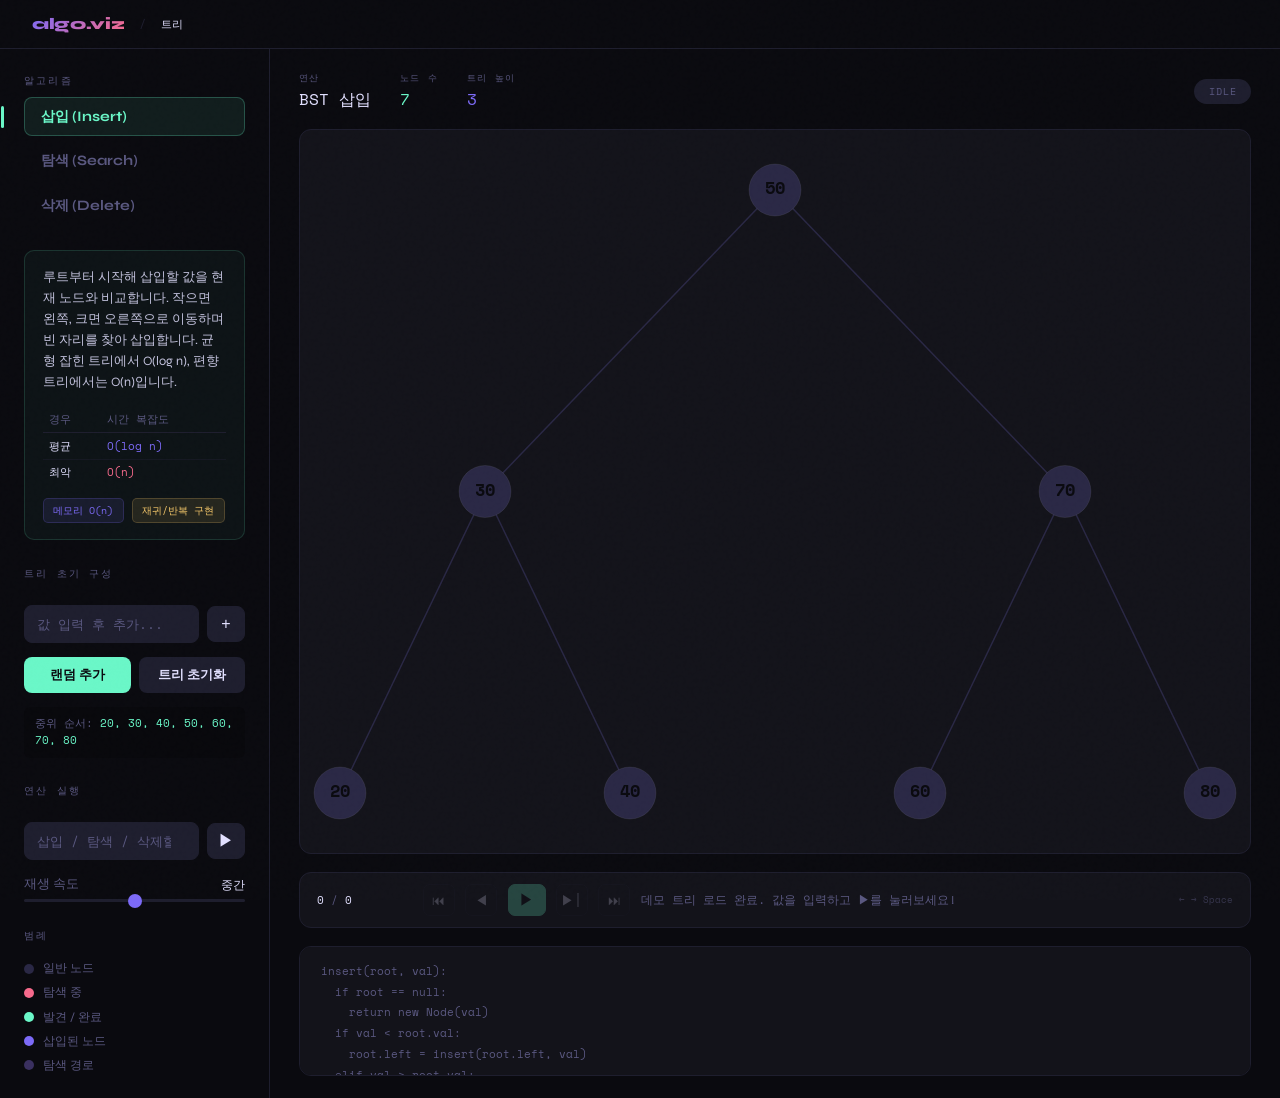
<file: tree.html>
<!DOCTYPE html>
<html lang="ko">
<head>
  <meta charset="UTF-8" />
  <meta name="viewport" content="width=device-width, initial-scale=1.0" />
  <title>트리 — algo.viz</title>
  <link href="https://fonts.googleapis.com/css2?family=Space+Mono:wght@400;700&family=Syne:wght@400;700;800&display=swap" rel="stylesheet" />
  <link rel="stylesheet" href="src/common/styles.css" />
  <style>
    .av-algo-btn.active {
      color: var(--accent3);
      background: rgba(106,247,200,0.08);
      border-color: rgba(106,247,200,0.25);
    }
    .av-algo-btn.active::before { background: var(--accent3); }
    .av-step-btn--play { background: var(--accent3); border-color: var(--accent3); color: #0a0a0f; }
    .av-step-btn--play:hover:not(:disabled) { filter: brightness(0.88) !important; }

    .canvas-wrap {
      flex: 1; background: var(--surface);
      border: 1px solid var(--border); border-radius: 12px;
      overflow: hidden; position: relative; min-height: 320px;
    }

    canvas { width:100%; height:100%; display:block; }

    /* Input row */
    .input-row {
      display: flex; gap: 0.5rem; align-items: center;
    }

    .av-input {
      flex: 1; background: var(--border); color: var(--text);
      border: 1px solid var(--border); border-radius: 8px;
      font-family: 'Space Mono', monospace; font-size: 0.82rem;
      padding: 0.5rem 0.75rem; outline: none;
      transition: border-color 0.15s;
    }

    .av-input:focus { border-color: var(--accent3); }
    .av-input::placeholder { color: var(--muted); }

    .av-btn--icon {
      flex: none; width: 38px; height: 36px;
      background: var(--border); color: var(--text);
      border: 1px solid var(--border); border-radius: 8px;
      font-size: 1rem; cursor: pointer;
      display: flex; align-items: center; justify-content: center;
      transition: all 0.15s;
    }

    .av-btn--icon:hover { background: #252535; }

    /* Tree values display */
    .tree-values {
      font-family: 'Space Mono', monospace; font-size: 0.68rem;
      color: var(--muted); line-height: 1.6;
      background: rgba(0,0,0,0.2); border-radius: 6px;
      padding: 0.5rem 0.7rem;
    }

    .tree-values span { color: var(--accent3); }
  </style>
</head>
<body>
<nav class="av-nav">
  <a href="index.html" class="av-nav__logo">algo.viz</a>
  <span class="av-nav__sep">/</span>
  <span class="av-nav__page">트리</span>
</nav>

<div class="av-layout">
  <aside class="av-sidebar">
    <div>
      <div class="av-section-label">알고리즘</div>
      <div class="av-algo-list" id="algoList">
        <button class="av-algo-btn active" data-algo="insert">삽입 (Insert)</button>
        <button class="av-algo-btn" data-algo="search">탐색 (Search)</button>
        <button class="av-algo-btn" data-algo="delete">삭제 (Delete)</button>
      </div>
    </div>

    <div class="av-info-panel av-info-panel--tree" id="infoPanel">
      <div class="av-algo-desc" id="algoDesc"></div>
      <table class="av-complexity-table">
        <thead><tr><th>경우</th><th>시간 복잡도</th></tr></thead>
        <tbody>
          <tr><td>평균</td><td class="tc-avg"  id="tcAvg">—</td></tr>
          <tr><td>최악</td><td class="tc-worst" id="tcWorst">—</td></tr>
        </tbody>
      </table>
      <div class="av-meta-row" id="metaRow"></div>
    </div>

    <!-- Initial tree setup -->
    <div class="av-controls">
      <div class="av-section-label">트리 초기 구성</div>
      <div class="input-row">
        <input class="av-input" type="number" id="initInput" placeholder="값 입력 후 추가..." min="1" max="999" />
        <button class="av-btn--icon" id="initAddBtn" title="트리에 추가">+</button>
      </div>
      <div class="av-btn-row">
        <button class="av-btn av-btn--primary-teal" id="randomBtn">랜덤 추가</button>
        <button class="av-btn av-btn--secondary"    id="clearBtn">트리 초기화</button>
      </div>
      <div class="tree-values" id="treeValues">
        중위 순서: <span>—</span>
      </div>
    </div>

    <!-- Operation input -->
    <div class="av-controls">
      <div class="av-section-label">연산 실행</div>
      <div class="input-row">
        <input class="av-input" type="number" id="valueInput" placeholder="삽입 / 탐색 / 삭제할 값..." min="1" max="999" />
        <button class="av-btn--icon" id="actionBtn" title="실행">▶</button>
      </div>

      <div class="av-slider-wrap">
        <label>재생 속도 <span id="speedVal">중간</span></label>
        <input type="range" id="speedSlider" min="1" max="5" value="3" />
      </div>
    </div>

    <div class="av-legend">
      <div class="av-section-label">범례</div>
      <div class="av-legend-item"><div class="av-legend-dot av-legend-dot--circle" style="background:#2a2845"></div>일반 노드</div>
      <div class="av-legend-item"><div class="av-legend-dot av-legend-dot--circle" style="background:#f76a8c"></div>탐색 중</div>
      <div class="av-legend-item"><div class="av-legend-dot av-legend-dot--circle" style="background:#6af7c8"></div>발견 / 완료</div>
      <div class="av-legend-item"><div class="av-legend-dot av-legend-dot--circle" style="background:#7c6af7"></div>삽입된 노드</div>
      <div class="av-legend-item"><div class="av-legend-dot av-legend-dot--circle" style="background:#3a3060"></div>탐색 경로</div>
    </div>
  </aside>

  <main class="av-main">
    <div class="av-stats-bar">
      <div class="av-stat">
        <div class="av-stat__label">연산</div>
        <div class="av-stat__value" id="opName">BST 삽입</div>
      </div>
      <div class="av-stat">
        <div class="av-stat__label">노드 수</div>
        <div class="av-stat__value av-stat__value--teal" id="nodeCount">0</div>
      </div>
      <div class="av-stat">
        <div class="av-stat__label">트리 높이</div>
        <div class="av-stat__value av-stat__value--purple" id="treeHeight">0</div>
      </div>
      <div class="av-status av-status--idle" id="statusBadge">IDLE</div>
    </div>

    <div class="canvas-wrap" id="canvasWrap">
      <canvas id="treeCanvas"></canvas>
    </div>

    <div class="av-step-bar">
      <div class="av-step-bar__counter"><span id="stepCur">0</span> / <span id="stepTot">0</span></div>
      <button class="av-step-btn" id="firstBtn" disabled>⏮</button>
      <button class="av-step-btn" id="prevBtn"  disabled>◀</button>
      <button class="av-step-btn av-step-btn--play" id="playBtn" disabled>▶</button>
      <button class="av-step-btn" id="nextBtn"  disabled>▶|</button>
      <button class="av-step-btn" id="lastBtn"  disabled>⏭</button>
      <div class="av-step-bar__desc" id="stepDesc">값을 입력하고 연산을 선택하세요</div>
      <div class="av-step-bar__kbd">← → Space</div>
    </div>

    <div class="av-code-panel"><pre id="pseudoCode"></pre></div>
  </main>
</div>

<script type="module" src="src/tree/main.js"></script>
</body>
</html>
</file>
<file: src/common/styles.css>
/* ── algo.viz · common styles ───────────────────────────── */
:root {
  --bg:         #0a0a0f;
  --surface:    #13131a;
  --border:     #1e1e2e;
  --text:       #e2e0ff;
  --muted:      #5a5880;
  --accent:     #7c6af7;
  --accent2:    #f76a8c;
  --accent3:    #6af7c8;
  --accent4:    #f7c96a;
}

*, *::before, *::after { box-sizing: border-box; margin: 0; padding: 0; }

body {
  background: var(--bg);
  color: var(--text);
  font-family: 'Syne', sans-serif;
  min-height: 100vh;
  overflow-x: hidden;
}

/* grain overlay */
body::before {
  content: '';
  position: fixed; inset: 0;
  background-image: url("data:image/svg+xml,%3Csvg viewBox='0 0 256 256' xmlns='http://www.w3.org/2000/svg'%3E%3Cfilter id='n'%3E%3CfeTurbulence type='fractalNoise' baseFrequency='0.9' numOctaves='4' stitchTiles='stitch'/%3E%3C/filter%3E%3Crect width='100%25' height='100%25' filter='url(%23n)' opacity='0.04'/%3E%3C/svg%3E");
  pointer-events: none; z-index: 999; opacity: 0.4;
}

/* ── NAV ─────────────────────────────────────────────────── */
.av-nav {
  padding: 0.9rem 2rem;
  border-bottom: 1px solid var(--border);
  display: flex; align-items: center; gap: 1rem;
}

.av-nav__logo {
  font-size: 1rem; font-family: 'Syne', sans-serif; font-weight: 800;
  background: linear-gradient(135deg, var(--accent), var(--accent2));
  -webkit-background-clip: text; -webkit-text-fill-color: transparent;
  letter-spacing: -0.02em; text-decoration: none;
}

.av-nav__sep  { color: var(--border); font-size: 0.8rem; }
.av-nav__page { color: var(--text); font-family: 'Space Mono', monospace; font-size: 0.7rem; }

/* ── LAYOUT ──────────────────────────────────────────────── */
.av-layout {
  display: grid;
  grid-template-columns: 270px 1fr;
  min-height: calc(100vh - 45px);
}

/* ── SIDEBAR ─────────────────────────────────────────────── */
.av-sidebar {
  border-right: 1px solid var(--border);
  padding: 1.5rem;
  display: flex; flex-direction: column; gap: 1.6rem;
  overflow-y: auto;
}

.av-section-label {
  font-family: 'Space Mono', monospace;
  font-size: 0.62rem; letter-spacing: 0.22em;
  text-transform: uppercase; color: var(--muted);
  margin-bottom: 0.6rem;
}

/* ── ALGO LIST ───────────────────────────────────────────── */
.av-algo-list { display: flex; flex-direction: column; gap: 0.35rem; }

.av-algo-btn {
  background: none; border: 1px solid transparent;
  color: var(--muted); font-family: 'Syne', sans-serif;
  font-size: 0.9rem; font-weight: 700; text-align: left;
  padding: 0.55rem 1rem; border-radius: 8px;
  cursor: pointer; transition: all 0.18s; position: relative;
}

.av-algo-btn:hover { color: var(--text); background: var(--border); }

.av-algo-btn.active {
  color: var(--accent);
  background: rgba(124,106,247,0.1);
  border-color: rgba(124,106,247,0.3);
}

.av-algo-btn.active::before {
  content: ''; position: absolute;
  left: -1.5rem; top: 50%; transform: translateY(-50%);
  width: 3px; height: 60%; background: var(--accent); border-radius: 2px;
}

/* ── INFO PANEL ──────────────────────────────────────────── */
.av-info-panel {
  background: rgba(124,106,247,0.05);
  border: 1px solid rgba(124,106,247,0.15);
  border-radius: 10px; padding: 1rem 1.1rem;
  display: flex; flex-direction: column; gap: 0.8rem;
}

.av-info-panel--graph {
  background: rgba(247,106,140,0.04);
  border-color: rgba(247,106,140,0.14);
}

.av-info-panel--tree {
  background: rgba(106,247,200,0.04);
  border-color: rgba(106,247,200,0.14);
}

.av-algo-desc {
  font-size: 0.8rem; color: var(--text);
  line-height: 1.65; opacity: 0.85;
}

/* complexity table */
.av-complexity-table {
  width: 100%; border-collapse: collapse;
  font-family: 'Space Mono', monospace; font-size: 0.68rem;
}

.av-complexity-table th {
  color: var(--muted); font-weight: 400; text-align: left;
  padding: 0.3rem 0.4rem; border-bottom: 1px solid var(--border);
}

.av-complexity-table td { padding: 0.3rem 0.4rem; color: var(--text); }
.av-complexity-table tr:not(:last-child) td { border-bottom: 1px solid rgba(30,30,46,0.5); }

.tc-best  { color: var(--accent3) !important; }
.tc-avg   { color: var(--accent)  !important; }
.tc-worst { color: var(--accent2) !important; }

/* meta badges */
.av-meta-row { display: flex; gap: 0.5rem; flex-wrap: wrap; }

.av-badge {
  font-family: 'Space Mono', monospace; font-size: 0.62rem;
  padding: 0.25rem 0.6rem; border-radius: 5px;
}

.av-badge--green  { background: rgba(106,247,200,0.1); color: var(--accent3); border: 1px solid rgba(106,247,200,0.2); }
.av-badge--red    { background: rgba(247,106,140,0.1); color: var(--accent2); border: 1px solid rgba(247,106,140,0.2); }
.av-badge--purple { background: rgba(124,106,247,0.1); color: var(--accent);  border: 1px solid rgba(124,106,247,0.2); }
.av-badge--yellow { background: rgba(247,201,106,0.1); color: var(--accent4); border: 1px solid rgba(247,201,106,0.2); }

/* ── CONTROLS ────────────────────────────────────────────── */
.av-controls { display: flex; flex-direction: column; gap: 0.9rem; }

.av-slider-wrap { display: flex; flex-direction: column; gap: 0.35rem; }

.av-slider-wrap label {
  display: flex; justify-content: space-between;
  font-size: 0.82rem; color: var(--muted);
}

.av-slider-wrap label span {
  font-family: 'Space Mono', monospace; font-size: 0.78rem; color: var(--text);
}

input[type=range] {
  -webkit-appearance: none; width: 100%; height: 3px;
  background: var(--border); border-radius: 2px; outline: none;
}

input[type=range]::-webkit-slider-thumb {
  -webkit-appearance: none; width: 14px; height: 14px;
  background: var(--accent); border-radius: 50%;
  cursor: pointer; transition: transform 0.15s;
}

input[type=range]::-webkit-slider-thumb:hover { transform: scale(1.3); }

.av-btn-row { display: flex; gap: 0.5rem; }

.av-btn {
  flex: 1; border: none; border-radius: 8px;
  font-family: 'Syne', sans-serif; font-weight: 700;
  font-size: 0.82rem; padding: 0.55rem 0;
  cursor: pointer; transition: all 0.18s;
}

.av-btn--primary { background: var(--accent); color: #fff; }
.av-btn--primary:hover:not(:disabled) { background: #6a58e0; transform: translateY(-1px); }
.av-btn--primary-red { background: var(--accent2); color: #fff; }
.av-btn--primary-red:hover:not(:disabled) { background: #e0506e; transform: translateY(-1px); }
.av-btn--primary-teal { background: var(--accent3); color: #0a0a0f; }
.av-btn--primary-teal:hover:not(:disabled) { filter: brightness(0.9); transform: translateY(-1px); }
.av-btn--secondary { background: var(--border); color: var(--text); }
.av-btn--secondary:hover:not(:disabled) { background: #252535; }
.av-btn:disabled { opacity: 0.3; cursor: not-allowed; transform: none !important; }

/* ── LEGEND ──────────────────────────────────────────────── */
.av-legend { display: flex; flex-direction: column; gap: 0.45rem; margin-top: auto; }
.av-legend-item { display: flex; align-items: center; gap: 0.55rem; font-size: 0.75rem; color: var(--muted); }
.av-legend-dot  { width: 10px; height: 10px; border-radius: 2px; flex-shrink: 0; }
.av-legend-dot--circle { border-radius: 50%; }

/* ── MAIN AREA ───────────────────────────────────────────── */
.av-main {
  display: flex; flex-direction: column;
  padding: 1.4rem 1.8rem; gap: 1.1rem;
}

/* stats bar */
.av-stats-bar {
  display: flex; align-items: center;
  gap: 1.8rem; flex-wrap: wrap;
}

.av-stat { display: flex; flex-direction: column; gap: 0.12rem; }

.av-stat__label {
  font-family: 'Space Mono', monospace; font-size: 0.56rem;
  letter-spacing: 0.15em; text-transform: uppercase; color: var(--muted);
}

.av-stat__value { font-family: 'Space Mono', monospace; font-size: 1rem; color: var(--text); }
.av-stat__value--pink  { color: var(--accent2); }
.av-stat__value--teal  { color: var(--accent3); }
.av-stat__value--purple{ color: var(--accent); }

/* status badge */
.av-status {
  margin-left: auto; padding: 0.28rem 0.9rem;
  border-radius: 100px; font-family: 'Space Mono', monospace;
  font-size: 0.65rem; letter-spacing: 0.1em;
}

.av-status--idle     { background: var(--border); color: var(--muted); }
.av-status--stepping { background: rgba(247,201,106,0.13); color: var(--accent4); }
.av-status--playing  { background: rgba(124,106,247,0.18); color: var(--accent); }
.av-status--done     { background: rgba(106,247,200,0.13); color: var(--accent3); }

/* ── STEP BAR ────────────────────────────────────────────── */
.av-step-bar {
  display: flex; align-items: center; gap: 0.65rem;
  background: var(--surface); border: 1px solid var(--border);
  border-radius: 12px; padding: 0.7rem 1.1rem;
}

.av-step-bar__counter {
  font-family: 'Space Mono', monospace; font-size: 0.7rem;
  color: var(--muted); min-width: 95px; white-space: nowrap;
}

.av-step-bar__counter span { color: var(--text); }

.av-step-btn {
  border: 1px solid var(--border); background: var(--surface); color: var(--text);
  font-family: 'Space Mono', monospace; font-size: 0.82rem;
  width: 32px; height: 32px; border-radius: 7px; cursor: pointer;
  display: flex; align-items: center; justify-content: center;
  transition: all 0.14s; flex-shrink: 0;
}

.av-step-btn:hover:not(:disabled) {
  background: var(--border); border-color: var(--accent); color: var(--accent);
}

.av-step-btn:disabled { opacity: 0.22; cursor: not-allowed; }

.av-step-btn--play {
  background: var(--accent); border-color: var(--accent);
  color: #fff; width: 38px; font-size: 0.95rem;
}

.av-step-btn--play:hover:not(:disabled) {
  background: #6a58e0 !important; border-color: #6a58e0 !important;
}

.av-step-bar__desc {
  flex: 1; font-size: 0.72rem; color: var(--muted);
  font-family: 'Space Mono', monospace;
  overflow: hidden; white-space: nowrap; text-overflow: ellipsis;
}

.av-step-bar__kbd {
  font-family: 'Space Mono', monospace; font-size: 0.58rem;
  color: var(--muted); opacity: 0.5; white-space: nowrap;
}

/* ── CODE PANEL ──────────────────────────────────────────── */
.av-code-panel {
  background: var(--surface); border: 1px solid var(--border);
  border-radius: 12px; padding: 0.9rem 1.3rem;
  max-height: 130px; overflow-y: auto;
}

.av-code-panel pre {
  font-family: 'Space Mono', monospace; font-size: 0.7rem;
  line-height: 1.85; color: var(--muted); white-space: pre-wrap;
}

.av-code-panel pre .hl {
  color: var(--accent); background: rgba(124,106,247,0.12);
  display: inline-block; width: 100%;
  border-radius: 3px; padding: 0 0.3rem;
}

/* ── SCROLLBAR ───────────────────────────────────────────── */
::-webkit-scrollbar { width: 4px; }
::-webkit-scrollbar-track { background: transparent; }
::-webkit-scrollbar-thumb { background: var(--border); border-radius: 2px; }

/* ── RESPONSIVE ──────────────────────────────────────────── */
@media (max-width: 750px) {
  .av-layout { grid-template-columns: 1fr; }
  .av-sidebar { border-right: none; border-bottom: 1px solid var(--border); }
  .av-algo-btn.active::before { display: none; }
  .av-step-bar__kbd { display: none; }
}
</file>
